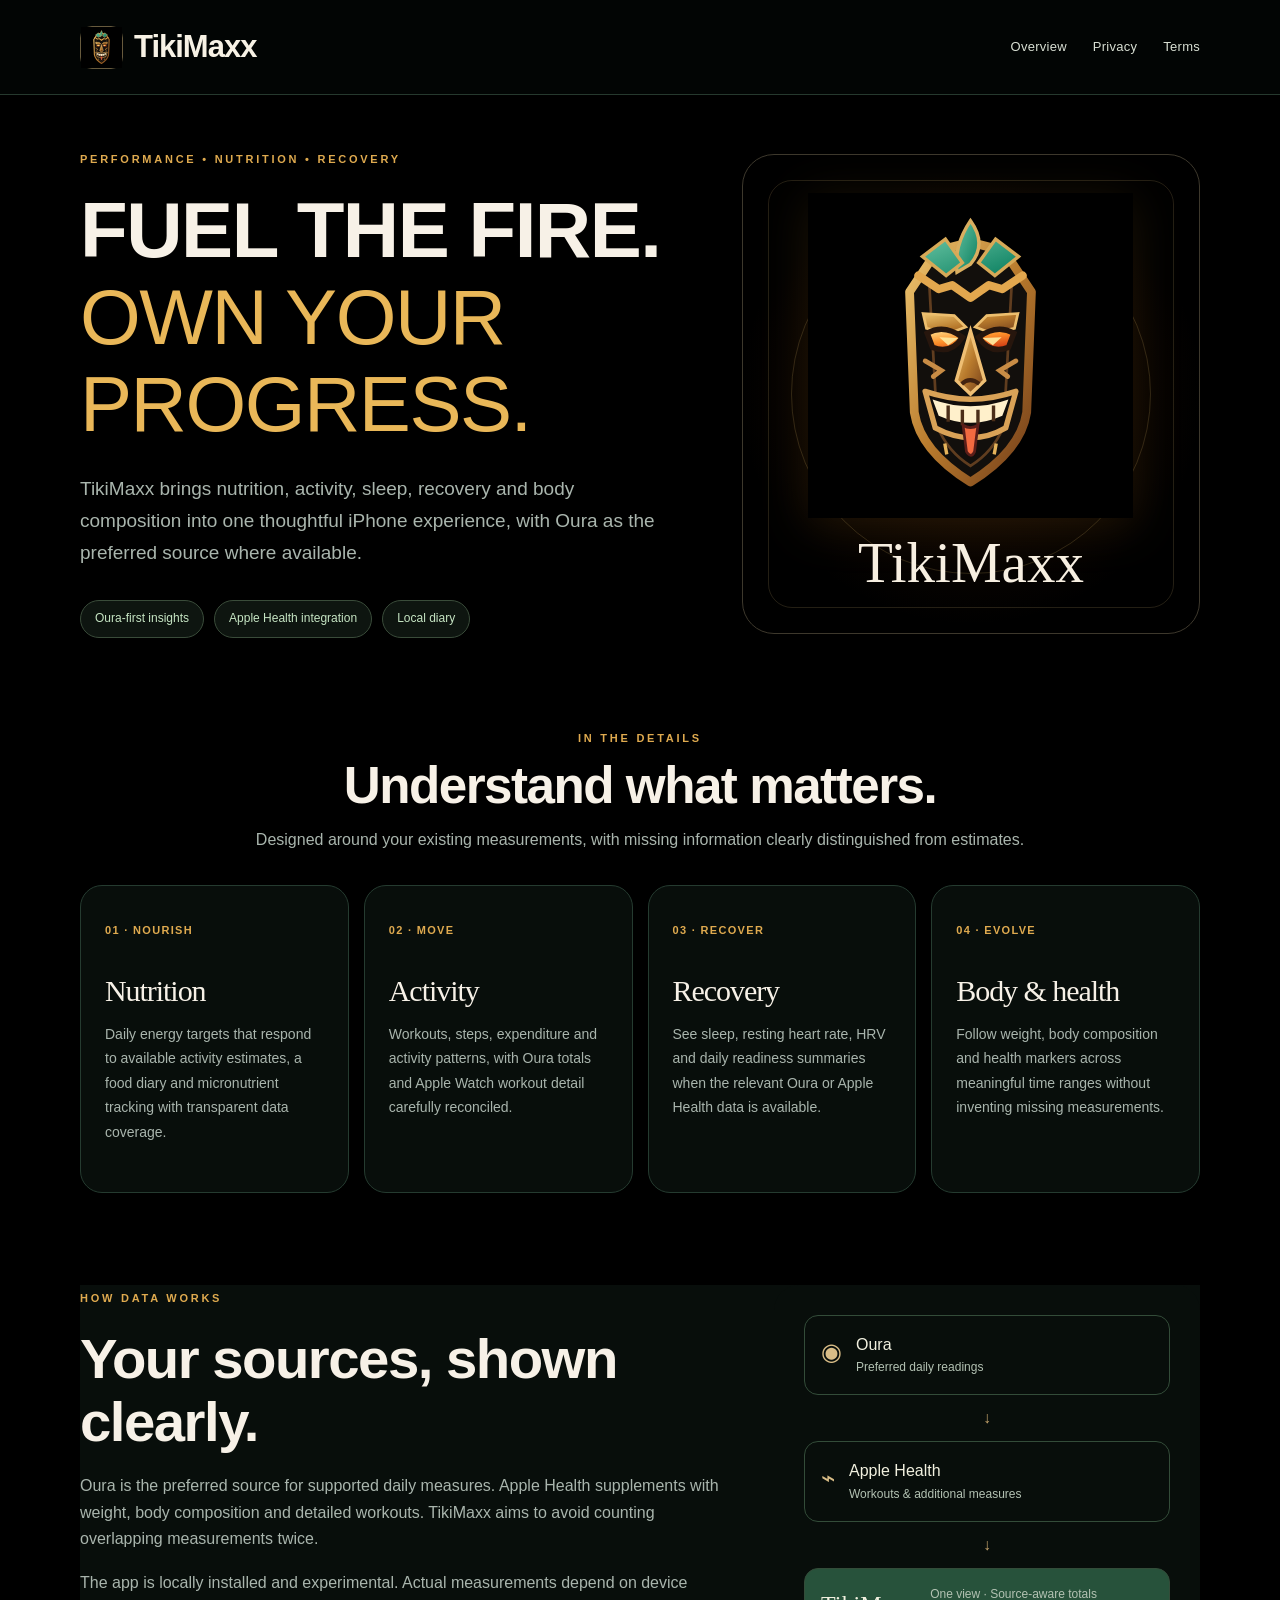
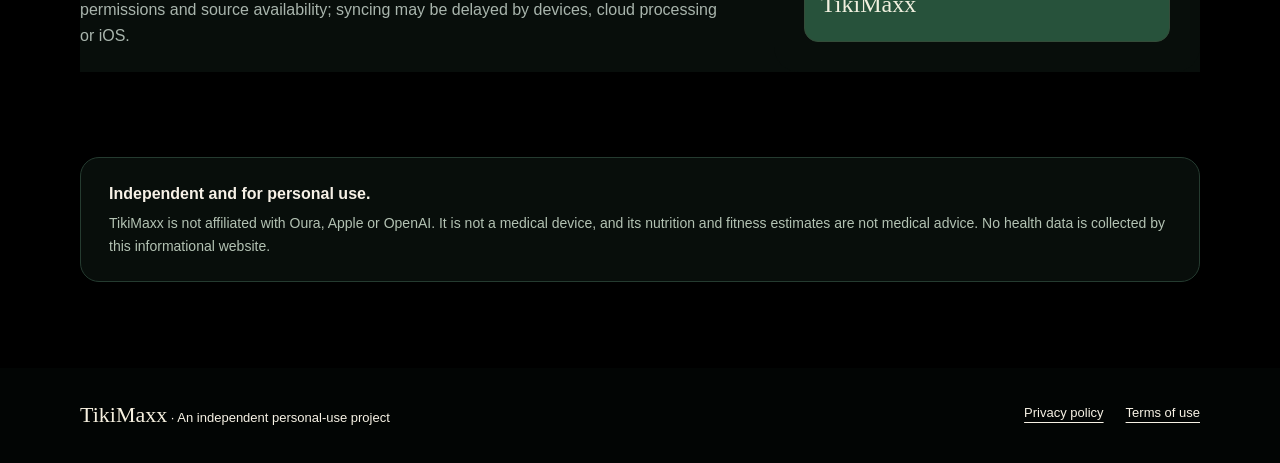
<file: index.html>
<!doctype html><html lang="en"><head><meta charset="utf-8"><meta name="viewport" content="width=device-width,initial-scale=1"><meta name="color-scheme" content="dark"><meta name="description" content="TikiMaxx is an independent, personal-use iPhone health app for nutrition, movement, body composition and recovery."><meta name="theme-color" content="#000000"><link rel="icon" href="tikimaxx-mark.svg" type="image/svg+xml"><link rel="stylesheet" href="style.css"><title>TikiMaxx — Performance & Health</title></head><body><header class="masthead"><div class="wrap nav-row"><a class="brand" href="index.html" aria-label="TikiMaxx home"><span class="logo"><img src="tikimaxx-mark.svg" alt=""></span><span>TikiMaxx</span></a><nav aria-label="Site navigation"><a href="index.html">Overview</a><a href="privacy.html">Privacy</a><a href="terms.html">Terms</a></nav></div></header><main><div class="wrap"><section class="hero"><div class="hero-copy"><div class="eyebrow">PERFORMANCE • NUTRITION • RECOVERY</div><h1>FUEL THE FIRE.<br><em>OWN YOUR PROGRESS.</em></h1><p class="lead">TikiMaxx brings nutrition, activity, sleep, recovery and body composition into one thoughtful iPhone experience, with Oura as the preferred source where available.</p><div class="hero-tags"><span>Oura-first insights</span><span>Apple Health integration</span><span>Local diary</span></div></div><div class="art" role="img" aria-label="Gold and jade tiki mask emblem on black"><div class="art-rings"></div><img src="tikimaxx-mark.svg" alt=""><div class="art-label">TikiMaxx</div></div></section>
<section class="section-intro"><div class="eyebrow">IN THE DETAILS</div><h2>Understand what matters.</h2><p>Designed around your existing measurements, with missing information clearly distinguished from estimates.</p></section>
<section class="cards"><article class="card"><span class="card-index">01 · NOURISH</span><h3>Nutrition</h3><p>Daily energy targets that respond to available activity estimates, a food diary and micronutrient tracking with transparent data coverage.</p></article><article class="card"><span class="card-index">02 · MOVE</span><h3>Activity</h3><p>Workouts, steps, expenditure and activity patterns, with Oura totals and Apple Watch workout detail carefully reconciled.</p></article><article class="card"><span class="card-index">03 · RECOVER</span><h3>Recovery</h3><p>See sleep, resting heart rate, HRV and daily readiness summaries when the relevant Oura or Apple Health data is available.</p></article><article class="card"><span class="card-index">04 · EVOLVE</span><h3>Body & health</h3><p>Follow weight, body composition and health markers across meaningful time ranges without inventing missing measurements.</p></article></section>
<section class="feature"><div><div class="eyebrow">HOW DATA WORKS</div><h2>Your sources, shown clearly.</h2><p>Oura is the preferred source for supported daily measures. Apple Health supplements with weight, body composition and detailed workouts. TikiMaxx aims to avoid counting overlapping measurements twice.</p><p>The app is locally installed and experimental. Actual measurements depend on device permissions and source availability; syncing may be delayed by devices, cloud processing or iOS.</p></div><div class="source-flow"><div><span class="flow-icon">◉</span><span>Oura</span><small>Preferred daily readings</small></div><div class="flow-arrow">↓</div><div><span class="flow-icon">⌁</span><span>Apple Health</span><small>Workouts & additional measures</small></div><div class="flow-arrow">↓</div><div class="flow-end"><span>TikiMaxx</span><small>One view · Source-aware totals</small></div></div></section>
<section class="disclaimer"><strong>Independent and for personal use.</strong><span>TikiMaxx is not affiliated with Oura, Apple or OpenAI. It is not a medical device, and its nutrition and fitness estimates are not medical advice. No health data is collected by this informational website.</span></section></div></main><footer class="footer"><div class="wrap foot-grid"><span><strong>TikiMaxx</strong> · An independent personal-use project</span><span><a href="privacy.html">Privacy policy</a><a href="terms.html">Terms of use</a></span></div></footer></body></html>
</file>
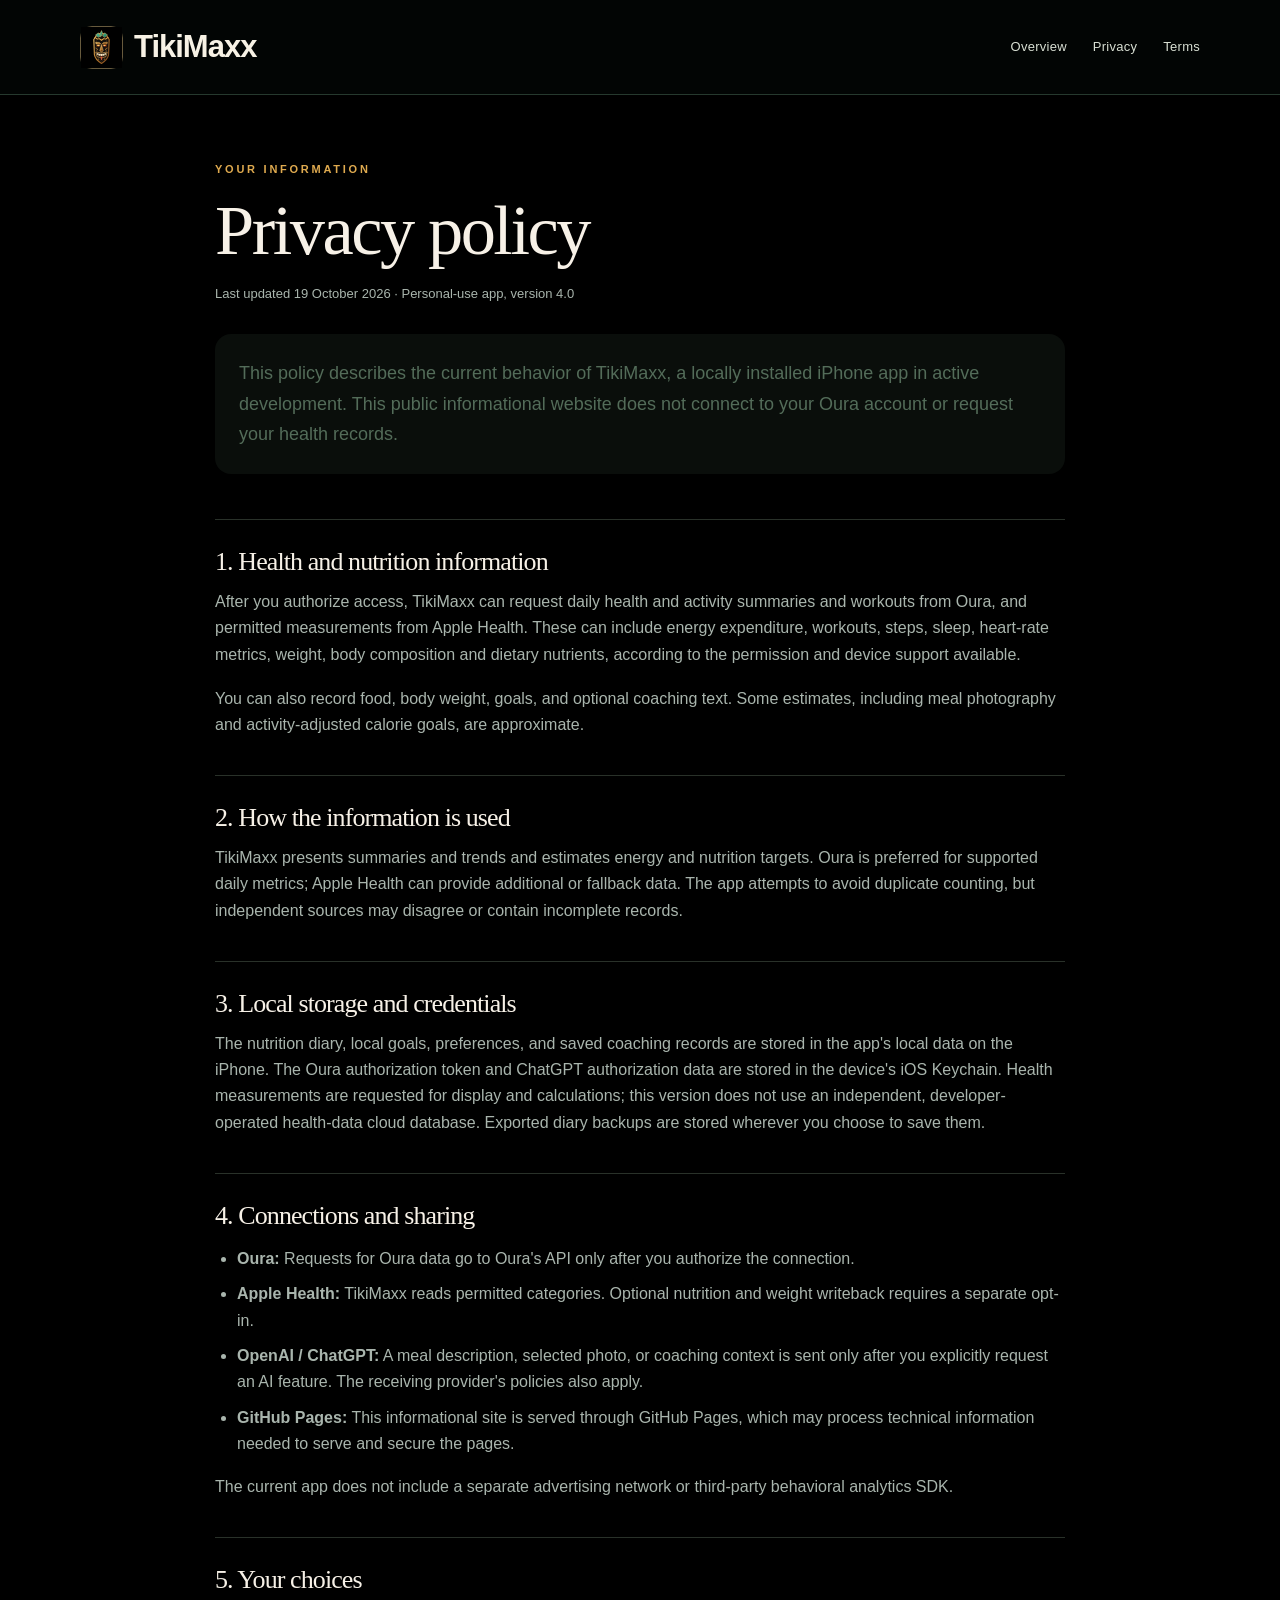
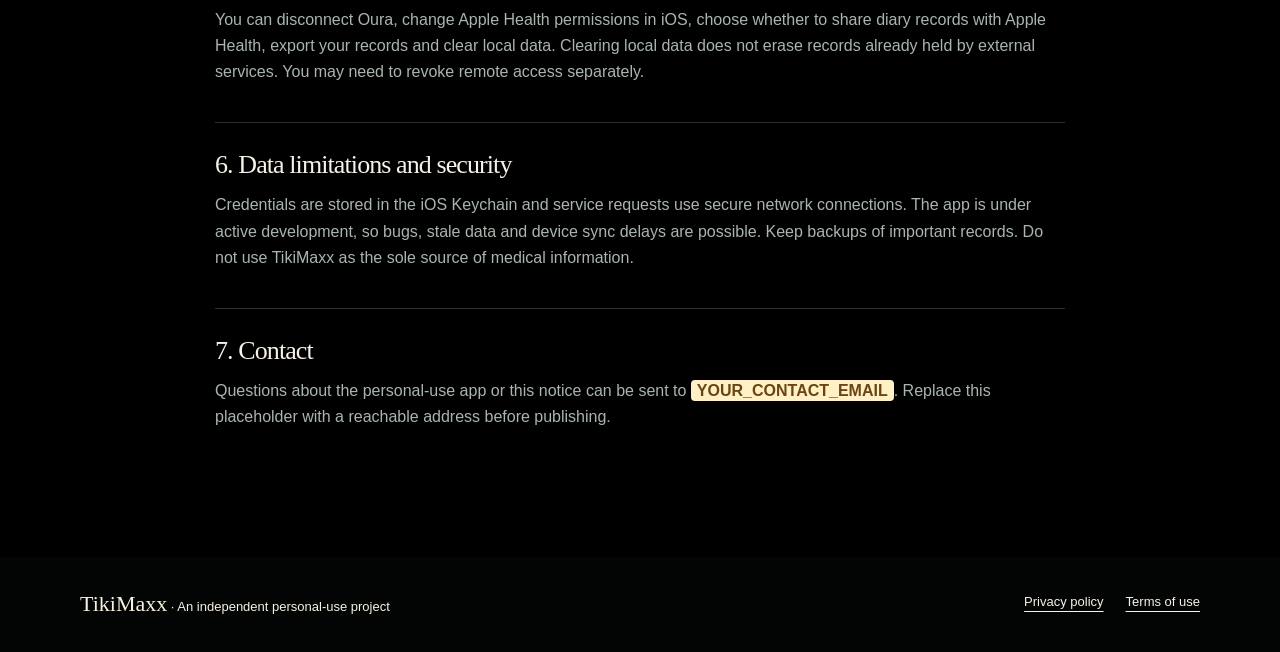
<file: privacy.html>
<!doctype html><html lang="en"><head><meta charset="utf-8"><meta name="viewport" content="width=device-width,initial-scale=1"><meta name="color-scheme" content="dark"><meta name="description" content="TikiMaxx is an independent, personal-use iPhone health app for nutrition, movement, body composition and recovery."><meta name="theme-color" content="#000000"><link rel="icon" href="tikimaxx-mark.svg" type="image/svg+xml"><link rel="stylesheet" href="style.css"><title>Privacy policy — TikiMaxx</title></head><body><header class="masthead"><div class="wrap nav-row"><a class="brand" href="index.html" aria-label="TikiMaxx home"><span class="logo"><img src="tikimaxx-mark.svg" alt=""></span><span>TikiMaxx</span></a><nav aria-label="Site navigation"><a href="index.html">Overview</a><a href="privacy.html">Privacy</a><a href="terms.html">Terms</a></nav></div></header><main class="wrap doc"><div class="eyebrow">YOUR INFORMATION</div><h1>Privacy policy</h1><p class="updated">Last updated 19 October 2026 · Personal-use app, version 4.0</p><p class="intro">This policy describes the current behavior of TikiMaxx, a locally installed iPhone app in active development. This public informational website does not connect to your Oura account or request your health records.</p>
<section><h2>1. Health and nutrition information</h2><p>After you authorize access, TikiMaxx can request daily health and activity summaries and workouts from Oura, and permitted measurements from Apple Health. These can include energy expenditure, workouts, steps, sleep, heart-rate metrics, weight, body composition and dietary nutrients, according to the permission and device support available.</p><p>You can also record food, body weight, goals, and optional coaching text. Some estimates, including meal photography and activity-adjusted calorie goals, are approximate.</p></section>
<section><h2>2. How the information is used</h2><p>TikiMaxx presents summaries and trends and estimates energy and nutrition targets. Oura is preferred for supported daily metrics; Apple Health can provide additional or fallback data. The app attempts to avoid duplicate counting, but independent sources may disagree or contain incomplete records.</p></section>
<section><h2>3. Local storage and credentials</h2><p>The nutrition diary, local goals, preferences, and saved coaching records are stored in the app's local data on the iPhone. The Oura authorization token and ChatGPT authorization data are stored in the device's iOS Keychain. Health measurements are requested for display and calculations; this version does not use an independent, developer-operated health-data cloud database. Exported diary backups are stored wherever you choose to save them.</p></section>
<section><h2>4. Connections and sharing</h2><ul><li><strong>Oura:</strong> Requests for Oura data go to Oura's API only after you authorize the connection.</li><li><strong>Apple Health:</strong> TikiMaxx reads permitted categories. Optional nutrition and weight writeback requires a separate opt-in.</li><li><strong>OpenAI / ChatGPT:</strong> A meal description, selected photo, or coaching context is sent only after you explicitly request an AI feature. The receiving provider's policies also apply.</li><li><strong>GitHub Pages:</strong> This informational site is served through GitHub Pages, which may process technical information needed to serve and secure the pages.</li></ul><p>The current app does not include a separate advertising network or third-party behavioral analytics SDK.</p></section>
<section><h2>5. Your choices</h2><p>You can disconnect Oura, change Apple Health permissions in iOS, choose whether to share diary records with Apple Health, export your records and clear local data. Clearing local data does not erase records already held by external services. You may need to revoke remote access separately.</p></section>
<section><h2>6. Data limitations and security</h2><p>Credentials are stored in the iOS Keychain and service requests use secure network connections. The app is under active development, so bugs, stale data and device sync delays are possible. Keep backups of important records. Do not use TikiMaxx as the sole source of medical information.</p></section>
<section><h2>7. Contact</h2><p>Questions about the personal-use app or this notice can be sent to <strong class="edit">YOUR_CONTACT_EMAIL</strong>. Replace this placeholder with a reachable address before publishing.</p></section></main><footer class="footer"><div class="wrap foot-grid"><span><strong>TikiMaxx</strong> · An independent personal-use project</span><span><a href="privacy.html">Privacy policy</a><a href="terms.html">Terms of use</a></span></div></footer></body></html>
</file>
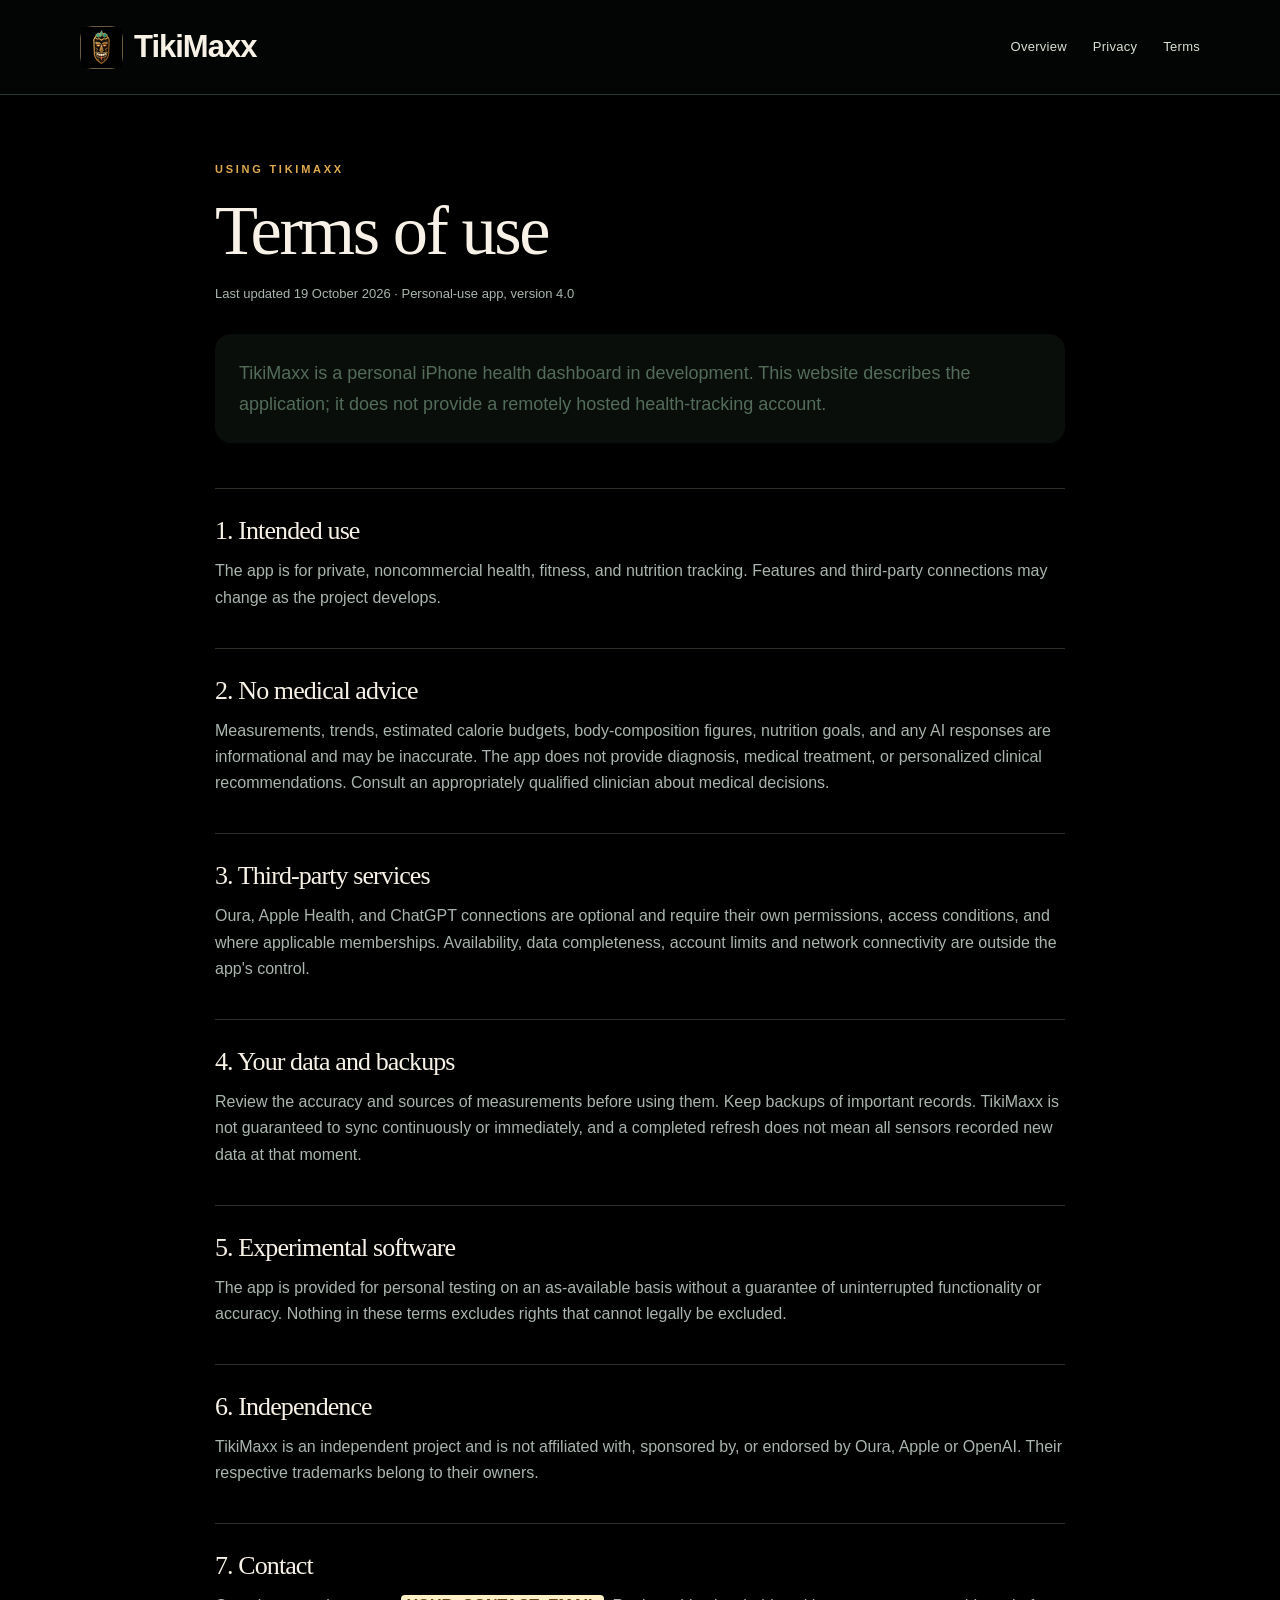
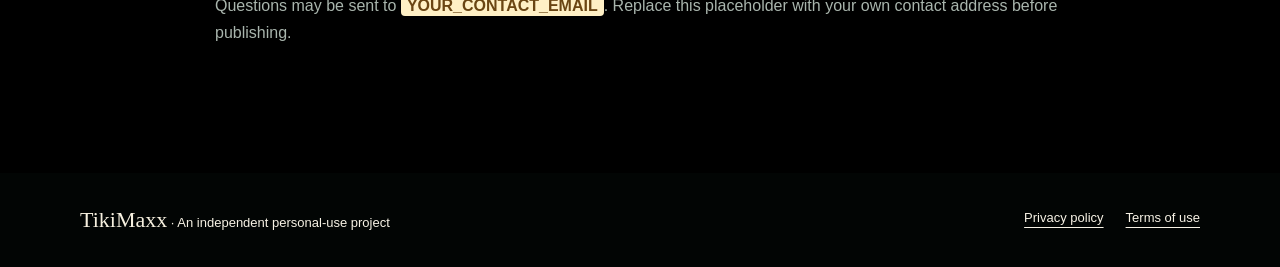
<file: terms.html>
<!doctype html><html lang="en"><head><meta charset="utf-8"><meta name="viewport" content="width=device-width,initial-scale=1"><meta name="color-scheme" content="dark"><meta name="description" content="TikiMaxx is an independent, personal-use iPhone health app for nutrition, movement, body composition and recovery."><meta name="theme-color" content="#000000"><link rel="icon" href="tikimaxx-mark.svg" type="image/svg+xml"><link rel="stylesheet" href="style.css"><title>Terms of use — TikiMaxx</title></head><body><header class="masthead"><div class="wrap nav-row"><a class="brand" href="index.html" aria-label="TikiMaxx home"><span class="logo"><img src="tikimaxx-mark.svg" alt=""></span><span>TikiMaxx</span></a><nav aria-label="Site navigation"><a href="index.html">Overview</a><a href="privacy.html">Privacy</a><a href="terms.html">Terms</a></nav></div></header><main class="wrap doc"><div class="eyebrow">USING TIKIMAXX</div><h1>Terms of use</h1><p class="updated">Last updated 19 October 2026 · Personal-use app, version 4.0</p><p class="intro">TikiMaxx is a personal iPhone health dashboard in development. This website describes the application; it does not provide a remotely hosted health-tracking account.</p>
<section><h2>1. Intended use</h2><p>The app is for private, noncommercial health, fitness, and nutrition tracking. Features and third-party connections may change as the project develops.</p></section>
<section><h2>2. No medical advice</h2><p>Measurements, trends, estimated calorie budgets, body-composition figures, nutrition goals, and any AI responses are informational and may be inaccurate. The app does not provide diagnosis, medical treatment, or personalized clinical recommendations. Consult an appropriately qualified clinician about medical decisions.</p></section>
<section><h2>3. Third-party services</h2><p>Oura, Apple Health, and ChatGPT connections are optional and require their own permissions, access conditions, and where applicable memberships. Availability, data completeness, account limits and network connectivity are outside the app's control.</p></section>
<section><h2>4. Your data and backups</h2><p>Review the accuracy and sources of measurements before using them. Keep backups of important records. TikiMaxx is not guaranteed to sync continuously or immediately, and a completed refresh does not mean all sensors recorded new data at that moment.</p></section>
<section><h2>5. Experimental software</h2><p>The app is provided for personal testing on an as-available basis without a guarantee of uninterrupted functionality or accuracy. Nothing in these terms excludes rights that cannot legally be excluded.</p></section>
<section><h2>6. Independence</h2><p>TikiMaxx is an independent project and is not affiliated with, sponsored by, or endorsed by Oura, Apple or OpenAI. Their respective trademarks belong to their owners.</p></section>
<section><h2>7. Contact</h2><p>Questions may be sent to <strong class="edit">YOUR_CONTACT_EMAIL</strong>. Replace this placeholder with your own contact address before publishing.</p></section></main><footer class="footer"><div class="wrap foot-grid"><span><strong>TikiMaxx</strong> · An independent personal-use project</span><span><a href="privacy.html">Privacy policy</a><a href="terms.html">Terms of use</a></span></div></footer></body></html>
</file>
<file: style.css>
:root{--pine:#0b251c;--forest:#143529;--sage:#a4bd9f;--cream:#f8f4e9;--bone:#fffdf5;--gold:#c4a36c;--ink:#1b3126;--muted:#67776c;--line:#e4e1d5;color-scheme:light dark}*{box-sizing:border-box}html{scroll-behavior:smooth}body{margin:0;background:var(--cream);color:var(--ink);font:16px/1.65 -apple-system,BlinkMacSystemFont,"Segoe UI",Arial,sans-serif}h1,h2,h3{font-family:Georgia,"Times New Roman",serif;font-weight:500;letter-spacing:-.035em;line-height:1.12}p{margin:.8rem 0 1.1rem}a{color:inherit;text-underline-offset:5px}.wrap{width:min(1120px,calc(100% - 44px));margin-inline:auto}.masthead{background:var(--pine);color:#f2f0e4;border-bottom:1px solid rgba(255,255,255,.12)}.nav-row{display:flex;align-items:center;justify-content:space-between;gap:20px;min-height:94px}.brand{display:inline-flex;align-items:center;gap:11px;text-decoration:none;font:500 31px Georgia,serif;white-space:nowrap}.logo{width:43px;height:43px;border:1px solid #4a624b;border-radius:12px;display:grid;place-items:center;background:#204332}.logo img{width:34px;height:34px}.masthead nav{display:flex;gap:26px}.masthead nav a{font-size:13px;letter-spacing:.02em;text-decoration:none;color:#d8dfd3}.masthead nav a:hover,.footer a:hover{text-decoration:underline}.hero{min-height:610px;display:grid;grid-template-columns:1.15fr .85fr;gap:42px;align-items:center;padding:54px 0 66px}.eyebrow{font-weight:700;font-size:11px;letter-spacing:.25em;color:#67826e}.hero h1{font-size:clamp(3.4rem,6.1vw,5.6rem);margin:18px 0 24px}.hero h1 em{font-weight:400;color:#4f8065;font-style:normal}.lead{font-size:19px;color:var(--muted);max-width:585px;line-height:1.7}.hero-tags{display:flex;gap:10px;flex-wrap:wrap;margin-top:30px}.hero-tags span{display:inline-block;font-size:12px;padding:8px 14px;border:1px solid #d6dfd0;border-radius:30px;background:#f1f3eb;color:#496951}.art{min-height:480px;position:relative;border-radius:32px;background:radial-gradient(circle at 48% 34%,#285542,#0b281e 68%);display:flex;flex-direction:column;align-items:center;justify-content:center;overflow:hidden;box-shadow:0 24px 50px rgba(19,55,35,.12)}.art:after{content:"";position:absolute;inset:25px;border:1px solid rgba(219,189,130,.22);border-radius:24px}.art-rings{position:absolute;width:360px;height:360px;border-radius:50%;border:1px solid rgba(220,186,119,.28);box-shadow:0 0 0 32px rgba(201,166,104,.038),0 0 0 69px rgba(201,166,104,.021)}.art img{width:52%;max-width:240px;filter:drop-shadow(0 0 19px rgba(207,173,109,.10));z-index:1}.art-label{color:#f7efe1;font:500 57px Georgia,serif;margin-top:12px;z-index:1}.section-intro{text-align:center;margin:24px auto 31px}.section-intro h2{font-size:clamp(2.3rem,4vw,3.4rem);margin:10px 0}.section-intro p{color:var(--muted)}.cards{display:grid;grid-template-columns:repeat(4,1fr);gap:15px;margin:0 0 92px}.card{background:var(--bone);border:1px solid var(--line);padding:30px 24px;border-radius:22px}.card-index{font-size:11px;letter-spacing:.12em;font-weight:700;color:#6f906f}.card h3{font-size:30px;margin:32px 0 14px}.card p{color:var(--muted);font-size:14px;line-height:1.75}.feature{display:grid;grid-template-columns:1.2fr .8fr;gap:55px;align-items:center;margin-bottom:85px}.feature h2{font-size:clamp(2.4rem,4.4vw,3.8rem);margin:20px 0}.feature p{color:var(--muted);max-width:640px}.source-flow{background:#0e2d22;color:#f1f0df;padding:30px;border-radius:25px;text-align:center;display:grid;gap:10px}.source-flow>div:not(.flow-arrow){border:1px solid #38644b;border-radius:14px;padding:16px;display:grid;grid-template-columns:auto 1fr;gap:0 14px;text-align:left}.source-flow small{color:#accab3;font-size:12px;grid-column:2}.source-flow .flow-icon{font-size:24px;grid-row:1/3;color:#d9bd87}.flow-arrow{color:#c4a36c}.flow-end{background:#27523b}.source-flow .flow-end span{font-family:Georgia,serif;font-size:24px}.disclaimer{background:#e9ecdf;border:1px solid #d3decd;padding:23px 28px;border-radius:19px;display:grid;gap:5px;margin-bottom:86px}.disclaimer span{color:#647665;font-size:14px}.doc{max-width:850px;padding-top:65px;padding-bottom:90px}.doc h1{font-size:clamp(2.9rem,6vw,4.4rem);margin:13px 0 12px}.updated{font-size:13px;color:#718575}.doc .intro{font-size:18px;line-height:1.7;color:#536c59;background:#eff1e8;border-radius:16px;padding:24px;margin:30px 0 45px}.doc section{border-top:1px solid #deded1;padding:27px 0 19px}.doc section h2{font-size:26px;margin:0 0 10px}.doc section p,.doc li{color:#586f5e}.doc ul{padding-left:22px}.doc li{margin:9px 0}.edit{color:#6a4513;background:#fff0c5;border-radius:4px;padding:2px 6px}.footer{background:#0b251c;color:#c2d0c1;padding:34px 0}.foot-grid{display:flex;justify-content:space-between;gap:14px;flex-wrap:wrap;font-size:13px}.foot-grid>span:last-child{display:flex;gap:22px}.footer strong{color:#f6f0df;font:22px Georgia,serif}
@media(max-width:860px){.hero{grid-template-columns:1fr;min-height:auto}.art{min-height:400px}.cards{grid-template-columns:repeat(2,1fr)}.feature{grid-template-columns:1fr}.feature .source-flow{max-width:540px;width:100%}}
@media(max-width:520px){.wrap{width:min(100% - 34px,1120px)}.nav-row{min-height:83px;gap:10px}.brand{font-size:27px}.logo{width:35px;height:35px}.logo img{width:28px;height:28px}.masthead nav{gap:13px}.masthead nav a{font-size:11px}.hero{padding:39px 0}.hero h1{font-size:3.25rem}.lead{font-size:17px}.art{min-height:340px}.art-rings{width:240px;height:240px}.cards{grid-template-columns:1fr}.card h3{margin:13px 0}.card{padding:21px}.doc{padding-top:35px}.doc section h2{font-size:23px}}
@media(prefers-color-scheme:dark){:root{--cream:#0e211a;--bone:#193429;--ink:#f1eee4;--muted:#b3c3b5;--line:#325342}body{background:var(--cream);color:var(--ink)}.hero h1 em{color:#a8ceae}.hero-tags span{background:#213c2e;border-color:#45604a;color:#d2e8cb}.card-index{color:#a6c8a1}.art{box-shadow:none}.section-intro p,.card p,.feature p,.doc section p,.doc li{color:#b0c5b6}.disclaimer{background:#203c2d;border-color:#365943}.disclaimer span{color:#b9c9b9}.doc .intro{color:#c0d2bf;background:#193328}.doc section{border-color:#345646}.updated{color:#9cad9f}.edit{background:#593f21;color:#ffe9ba}.source-flow{background:#17392b}}

/* Iðunn 2.8 – matching true-black visual identity, all pages */
:root{--pine:#000;--forest:#090d0a;--cream:#000;--bone:#080b09;--ink:#f7f1e7;--muted:#a9b0aa;--line:#2c332c;--sage:#b6dfaf;--gold:#e3c47f;color-scheme:dark}
body,.masthead,.footer{background:#000!important;color:var(--ink)!important}
.masthead,.footer{border-color:#242821!important}
.logo{background:#050806!important;border-color:#675a3d!important}
.logo img{width:100%;height:100%}
.hero h1 em{color:#d8bf80}.eyebrow,.card-index{color:#9dcb9e!important}
.lead,.section-intro p,.card p,.feature p,.doc section p,.doc li,.updated{color:#a9b5ad!important}
.hero-tags span{background:#0e1510!important;border-color:#3a4c3a!important;color:#c6e5c3!important}
.art{background:#000!important;border:1px solid #3d382c;box-shadow:none!important}
.art:after{border-color:rgba(221,190,122,.16)!important}
.art-rings{border-color:rgba(228,188,106,.18)!important;box-shadow:none!important}
.art img{width:75%;max-width:325px}
.card,.source-flow,.disclaimer,.doc .intro{background:#0a0e0b!important;border-color:#2e362f!important}
.doc section{border-color:#293129!important}
.source-flow>div:not(.flow-arrow){border-color:#334c39!important}
.disclaimer span,.source-flow small{color:#b3c2b3!important}
@media(prefers-color-scheme:light){body{background:#000!important;color:#f7f1e7!important}}

/* TikiMaxx performance palette */
:root{--bg:#000!important;--ink:#f7f2e5!important;--green:#2eab85!important;--gold:#e6b75d!important}
html,body{background:#000!important}
.masthead,.footer{background:#020504!important;border-color:#26392e!important}
.brand{font-family:-apple-system,BlinkMacSystemFont,"Segoe UI",sans-serif!important;font-weight:900!important;letter-spacing:-1px!important}
.hero h1,.section-intro h2,.feature h2{font-family:-apple-system,BlinkMacSystemFont,"Segoe UI",sans-serif!important;font-weight:900!important;letter-spacing:-1.5px!important}
.hero em{color:#e9b758!important;font-style:normal}
.eyebrow,.card-index{color:#dfaa4f!important}
.art{background:radial-gradient(circle at center,rgba(165,76,21,.18),transparent 70%)!important}
.art img{object-fit:contain;filter:drop-shadow(0 7px 24px rgba(220,149,40,.13))}
.card,.source-flow,.feature,.disclaimer{border-color:#253b30!important;background:#080e0b!important}
.nav-row a:hover,.footer a:hover{color:#e6b65d!important}
</file>
